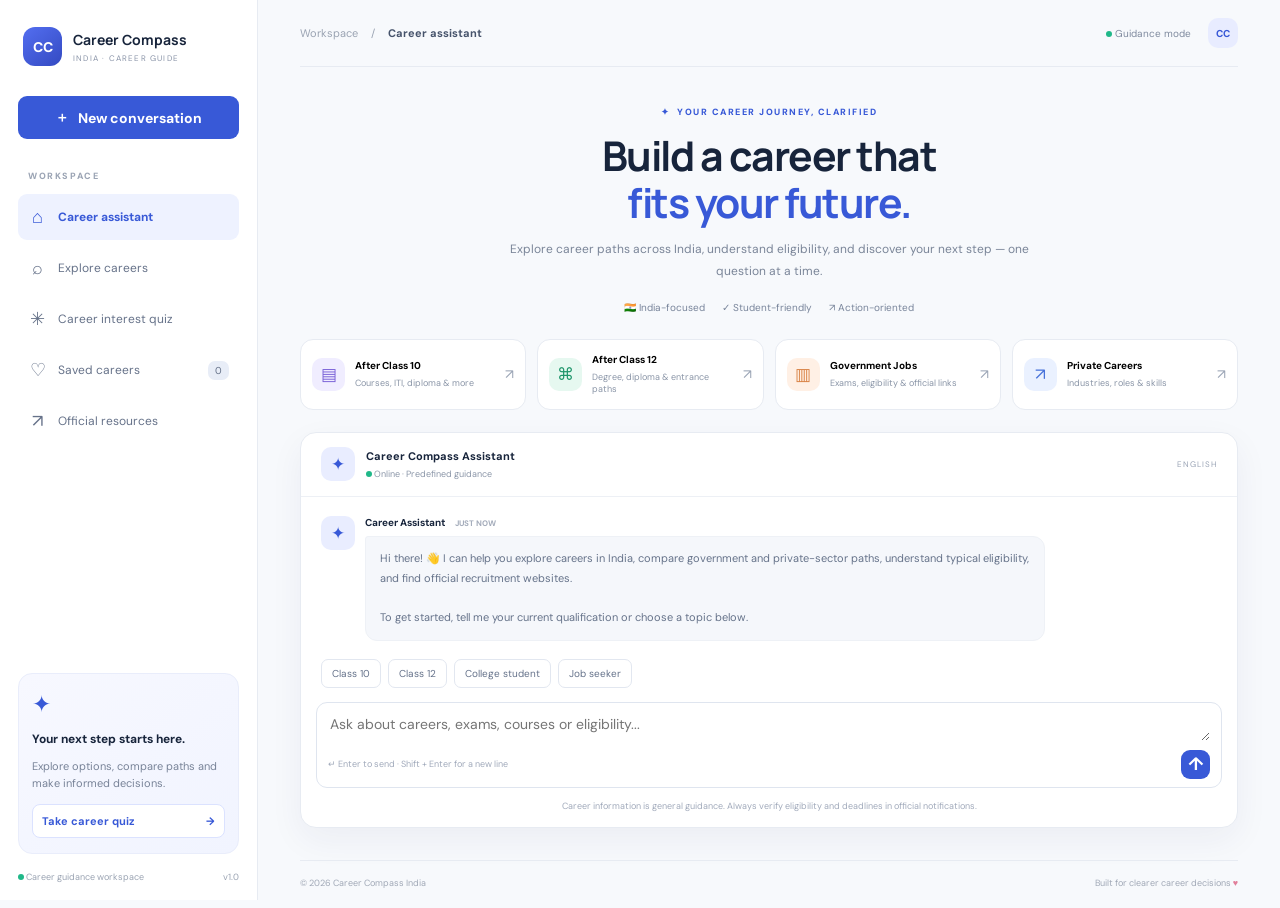
<file: index.html>
<!DOCTYPE html>
<html lang="en">
<head>
  <meta charset="UTF-8">
  <meta name="viewport" content="width=device-width, initial-scale=1.0">
  <meta name="description" content="Explore career paths, Indian government exams, private-sector roles, eligibility guidance and job-preparation resources.">
  <title>Career Compass India | Career Guidance</title>
  <link rel="preconnect" href="https://fonts.googleapis.com">
  <link rel="preconnect" href="https://fonts.gstatic.com" crossorigin>
  <link href="https://fonts.googleapis.com/css2?family=DM+Sans:wght@400;500;600;700&family=Manrope:wght@400;500;600;700;800&display=swap" rel="stylesheet">
  <link rel="stylesheet" href="shop.css">
</head>
<body>
  <div class="app-shell">
    <aside class="sidebar" id="sidebar">
      <a class="brand" href="#" aria-label="Career Compass India home">
        <span class="brand-mark">CC</span>
        <span class="brand-copy"><strong>Career Compass</strong><small>INDIA · CAREER GUIDE</small></span>
      </a>

      <button class="new-chat-button" id="newChatBtn"><span>＋</span> New conversation</button>

      <p class="nav-label">WORKSPACE</p>
      <nav class="main-nav" aria-label="Main navigation">
        <button class="nav-item active" data-view="chat"><span class="nav-icon">⌂</span> Career assistant</button>
        <button class="nav-item" data-view="explore"><span class="nav-icon">⌕</span> Explore careers</button>
        <button class="nav-item" data-view="quiz"><span class="nav-icon">✳</span> Career interest quiz</button>
        <button class="nav-item" data-view="saved"><span class="nav-icon">♡</span> Saved careers <span class="saved-count" id="savedCount">0</span></button>
        <button class="nav-item" data-view="resources"><span class="nav-icon">↗</span> Official resources</button>
      </nav>

      <div class="sidebar-bottom">
        <div class="help-card">
          <span class="help-icon">✦</span>
          <strong>Your next step starts here.</strong>
          <p>Explore options, compare paths and make informed decisions.</p>
          <button id="sidebarQuizBtn">Take career quiz <span>→</span></button>
        </div>
        <div class="sidebar-footer"><span class="status-dot"></span> Career guidance workspace <span class="version">v1.0</span></div>
      </div>
    </aside>

    <main class="main-panel">
      <header class="topbar">
        <button class="mobile-menu" id="mobileMenuBtn" aria-label="Open navigation">☰</button>
        <div class="breadcrumb">Workspace <span>/</span> <strong id="breadcrumbCurrent">Career assistant</strong></div>
        <div class="topbar-right">
          <span class="top-status"><span class="status-dot"></span> Guidance mode</span>
          <div class="avatar">CC</div>
        </div>
      </header>

      <section class="view active-view" id="chatView">
        <div class="welcome-block">
          <div class="eyebrow"><span class="sparkle">✦</span> YOUR CAREER JOURNEY, CLARIFIED</div>
          <h1>Build a career that<br><span>fits your future.</span></h1>
          <p class="welcome-subtitle">Explore career paths across India, understand eligibility, and discover your next step — one question at a time.</p>
          <div class="welcome-tags">
            <span>🇮🇳 India-focused</span><span>✓ Student-friendly</span><span>↗ Action-oriented</span>
          </div>
        </div>

        <div class="quick-grid" aria-label="Quick actions">
          <button class="quick-card" data-prompt="I have completed class 10. What career options can I explore?">
            <span class="quick-icon lavender">▤</span><span><strong>After Class 10</strong><small>Courses, ITI, diploma & more</small></span><span class="quick-arrow">↗</span>
          </button>
          <button class="quick-card" data-prompt="I have completed class 12. Help me choose a career path.">
            <span class="quick-icon mint">⌘</span><span><strong>After Class 12</strong><small>Degree, diploma & entrance paths</small></span><span class="quick-arrow">↗</span>
          </button>
          <button class="quick-card" data-prompt="Show me Indian government job options and official exam websites.">
            <span class="quick-icon peach">▥</span><span><strong>Government Jobs</strong><small>Exams, eligibility & official links</small></span><span class="quick-arrow">↗</span>
          </button>
          <button class="quick-card" data-prompt="What private-sector career options are available in India?">
            <span class="quick-icon blue">↗</span><span><strong>Private Careers</strong><small>Industries, roles & skills</small></span><span class="quick-arrow">↗</span>
          </button>
        </div>

        <section class="chat-card">
          <div class="chat-heading">
            <div class="assistant-avatar">✦</div>
            <div><strong>Career Compass Assistant</strong><small><span class="status-dot"></span> Online · Predefined guidance</small></div>
            <span class="chat-heading-note">ENGLISH</span>
          </div>

          <div class="chat-messages" id="chatMessages" aria-live="polite">
            <div class="message assistant-message">
              <div class="message-avatar">✦</div>
              <div class="message-content">
                <div class="message-name">Career Assistant <span>JUST NOW</span></div>
                <div class="bubble">Hi there! 👋 I can help you explore careers in India, compare government and private-sector paths, understand typical eligibility, and find official recruitment websites.<br><br>To get started, tell me your current qualification or choose a topic below.</div>
              </div>
            </div>
          </div>

          <div class="suggestion-row" id="suggestionRow">
            <button data-prompt="I am in class 10">Class 10</button>
            <button data-prompt="I have passed class 12">Class 12</button>
            <button data-prompt="I am a college student">College student</button>
            <button data-prompt="I am looking for a job">Job seeker</button>
          </div>

          <form class="chat-input-area" id="chatForm">
            <label class="sr-only" for="chatInput">Ask a career question</label>
            <textarea id="chatInput" rows="1" placeholder="Ask about careers, exams, courses or eligibility..." maxlength="700"></textarea>
            <div class="input-bottom">
              <span><span class="input-hint-icon">↵</span> Enter to send · Shift + Enter for a new line</span>
              <button class="send-button" type="submit" aria-label="Send message">↑</button>
            </div>
          </form>
          <p class="disclaimer">Career information is general guidance. Always verify eligibility and deadlines in official notifications.</p>
        </section>
      </section>

      <section class="view" id="exploreView">
        <div class="page-heading">
          <div class="eyebrow">CAREER DIRECTORY</div>
          <h1>Explore career paths</h1>
          <p>Browse a starter directory of career paths across government and private sectors in India.</p>
        </div>
        <div class="search-tools">
          <div class="search-box"><span>⌕</span><input id="careerSearch" type="search" placeholder="Search careers, exams, skills or sectors..."></div>
          <select id="sectorFilter" aria-label="Filter by sector">
            <option value="all">All sectors</option>
            <option value="government">Government</option>
            <option value="private">Private sector</option>
            <option value="education">Education & training</option>
            <option value="healthcare">Healthcare</option>
            <option value="business">Business & finance</option>
            <option value="technology">Technology</option>
            <option value="defence">Defence & uniformed services</option>
            <option value="skilled">Skilled trades</option>
          </select>
        </div>
        <div class="results-line"><span id="resultsCount">Career options</span><span>Starter directory · Not a live vacancy list</span></div>
        <div class="career-grid" id="careerGrid"></div>
        <div class="empty-state hidden" id="careerEmpty"><span>⌕</span><h3>No matching careers</h3><p>Try another keyword or choose a different sector.</p></div>
      </section>

      <section class="view" id="quizView">
        <div class="page-heading">
          <div class="eyebrow">SELF-DISCOVERY</div>
          <h1>Find your direction</h1>
          <p>Answer a few quick questions to see career areas that may fit your interests. This is a reflection tool, not a formal assessment.</p>
        </div>
        <div class="quiz-layout">
          <div class="quiz-card" id="quizCard">
            <div class="quiz-progress"><span id="quizStepLabel">QUESTION 1 OF 4</span><span id="quizPercent">25%</span></div>
            <div class="progress-track"><span id="quizProgress"></span></div>
            <div id="quizContent"></div>
            <div class="quiz-actions"><button class="button-secondary" id="quizBack" disabled>← Back</button><button class="button-primary" id="quizNext">Continue →</button></div>
          </div>
          <aside class="quiz-aside">
            <div class="aside-icon">✳</div><h3>There is no single right answer.</h3>
            <p>Your interests, circumstances, learning preferences and goals all matter. Use your results as a starting point for further research.</p>
            <div class="aside-stat"><strong>4</strong><span>short questions</span></div>
            <div class="aside-stat"><strong>~2 min</strong><span>to complete</span></div>
          </aside>
        </div>
      </section>

      <section class="view" id="savedView">
        <div class="page-heading"><div class="eyebrow">YOUR SHORTLIST</div><h1>Saved careers</h1><p>Keep interesting options together while you compare requirements and next steps.</p></div>
        <div class="career-grid" id="savedGrid"></div>
        <div class="empty-state" id="savedEmpty"><span>♡</span><h3>Your shortlist starts here</h3><p>Save careers from Explore Careers to compare them later.</p><button class="button-primary" data-go="explore">Explore careers →</button></div>
      </section>

      <section class="view" id="resourcesView">
        <div class="page-heading"><div class="eyebrow">TRUSTED STARTING POINTS</div><h1>Official resources</h1><p>Use official portals to verify current notices, eligibility, application dates and recruitment updates.</p></div>
        <div class="notice-banner"><span>ⓘ</span><p><strong>Always verify before applying.</strong> This page links to official or primary public resources. It does not fetch live vacancies or guarantee that a recruitment drive is open.</p></div>
        <div class="resource-grid" id="resourceGrid"></div>
        <div class="resource-note"><strong>Recruitment safety tip</strong><p>Check the exact notification on the recruiting organisation's official website. Be cautious of agents, unofficial payment requests and messages promising guaranteed selection.</p></div>
      </section>

      <footer class="main-footer"><span>© 2026 Career Compass India</span><span>Built for clearer career decisions <span class="footer-heart">♥</span></span></footer>
    </main>
  </div>
  <div class="toast" id="toast" role="status"></div>
  <script src="shop.js"></script>
</body>
</html>
</file>
<file: shop.css>
:root {
  --ink: #17243b;
  --muted: #788398;
  --line: #e7ebf2;
  --paper: #f7f9fc;
  --white: #fff;
  --blue: #3859d7;
  --blue-dark: #2946ba;
  --pale-blue: #eef2ff;
  --green: #159b78;
  --shadow: 0 12px 34px rgba(28,45,85,.055);
}

* { box-sizing: border-box; }

body {
  margin: 0;
  background: var(--paper);
  color: var(--ink);
  font-family: "DM Sans", Arial, sans-serif;
  font-size: 14px;
}

button, input, textarea, select { font: inherit; }
button { cursor: pointer; }
button:focus-visible, input:focus-visible, textarea:focus-visible,
select:focus-visible, a:focus-visible {
  outline: 3px solid #aebcff;
  outline-offset: 2px;
}

.app-shell { min-height: 100vh; }

.sidebar {
  position: fixed;
  inset: 0 auto 0 0;
  width: 258px;
  background: white;
  border-right: 1px solid var(--line);
  padding: 27px 18px 17px;
  display: flex;
  flex-direction: column;
  z-index: 10;
}

.brand {
  display: flex;
  align-items: center;
  gap: 11px;
  text-decoration: none;
  color: inherit;
  padding: 0 5px 30px;
}

.brand-mark {
  width: 39px;
  height: 39px;
  display: grid;
  place-items: center;
  background: linear-gradient(140deg,#536ef0,#344ac2);
  border-radius: 12px;
  color: white;
  font-weight: 800;
}

.brand-copy { display: flex; flex-direction: column; gap: 4px; }
.brand-copy strong { font-family: Manrope, Arial, sans-serif; font-size: 14px; }
.brand-copy small { font-size: 8px; letter-spacing: 1.2px; color: #8a94a8; }

.new-chat-button, .button-primary, .send-button {
  border: 0;
  border-radius: 9px;
  background: var(--blue);
  color: white;
  font-weight: 700;
}

.new-chat-button {
  min-height: 43px;
  display: flex;
  justify-content: center;
  align-items: center;
  gap: 9px;
}

.new-chat-button:hover, .button-primary:hover, .send-button:hover {
  background: var(--blue-dark);
}

.nav-label {
  margin: 31px 10px 12px;
  color: #9ba4b4;
  font-size: 9px;
  font-weight: 800;
  letter-spacing: 1.6px;
}

.main-nav { display: grid; gap: 5px; }

.nav-item {
  width: 100%;
  padding: 11px 10px;
  border: 0;
  border-radius: 9px;
  background: transparent;
  color: #667289;
  text-align: left;
  display: flex;
  align-items: center;
  gap: 11px;
  font-size: 12px;
}

.nav-item:hover { background: #f6f7fb; }
.nav-item.active { background: var(--pale-blue); color: var(--blue); font-weight: 700; }
.nav-icon { width: 19px; font-size: 18px; text-align: center; }

.saved-count {
  margin-left: auto;
  padding: 3px 7px;
  border-radius: 7px;
  background: #e8edf7;
  font-size: 10px;
}

.sidebar-bottom { margin-top: auto; }

.help-card {
  padding: 15px 13px;
  border: 1px solid #e9edfb;
  border-radius: 14px;
  background: linear-gradient(145deg,#f7f8ff,#f1f4ff);
}

.help-icon {
  display: block;
  margin-bottom: 10px;
  color: var(--blue);
  font-size: 23px;
}

.help-card strong { font-size: 12px; }
.help-card p { color: var(--muted); font-size: 11px; line-height: 1.6; }

.help-card button {
  width: 100%;
  padding: 9px;
  border: 1px solid #dbe2ff;
  border-radius: 8px;
  background: white;
  color: var(--blue);
  text-align: left;
  font-weight: 700;
  font-size: 11px;
}

.help-card button span { float: right; }
.sidebar-footer { padding-top: 17px; color: #9aa3b2; font-size: 9px; }
.status-dot { display: inline-block; width: 6px; height: 6px; border-radius: 50%; background: #20b889; }
.version { float: right; }

.main-panel {
  min-height: 100vh;
  margin-left: 258px;
  padding: 0 42px;
  display: flex;
  flex-direction: column;
}

.topbar {
  height: 67px;
  display: flex;
  align-items: center;
  justify-content: space-between;
  border-bottom: 1px solid var(--line);
}

.breadcrumb { color: #9aa3b2; font-size: 11px; }
.breadcrumb span { margin: 0 10px; }
.breadcrumb strong { color: #46536b; }

.topbar-right { display: flex; align-items: center; gap: 17px; }
.top-status { color: #7f8a9e; font-size: 10px; }
.avatar {
  width: 30px;
  height: 30px;
  display: grid;
  place-items: center;
  border-radius: 10px;
  background: #e8ecff;
  color: var(--blue);
  font-weight: 800;
  font-size: 10px;
}

.mobile-menu { display: none; }
.view { display: none; width: 100%; max-width: 1080px; margin: 0 auto; flex: 1; }
.view.active-view { display: block; }

.welcome-block { padding: 39px 0 25px; text-align: center; }
.eyebrow {
  display: flex;
  align-items: center;
  gap: 7px;
  color: var(--blue);
  font-size: 9px;
  font-weight: 800;
  letter-spacing: 1.5px;
}
.welcome-block .eyebrow { justify-content: center; }

.welcome-block h1, .page-heading h1 {
  margin: 14px 0 12px;
  font-family: Manrope, Arial, sans-serif;
  font-size: clamp(30px,3.2vw,42px);
  line-height: 1.15;
  letter-spacing: -1.5px;
}

.welcome-block h1 span { color: var(--blue); }
.welcome-subtitle {
  max-width: 570px;
  margin: auto;
  color: #7a8598;
  font-size: 12px;
  line-height: 1.85;
}

.welcome-tags {
  display: flex;
  justify-content: center;
  gap: 17px;
  flex-wrap: wrap;
  margin-top: 18px;
  color: #78849a;
  font-size: 10px;
}

.quick-grid {
  display: grid;
  grid-template-columns: repeat(4,minmax(0,1fr));
  gap: 11px;
  margin-bottom: 22px;
}

.quick-card {
  min-width: 0;
  padding: 13px 11px;
  display: flex;
  align-items: center;
  gap: 10px;
  text-align: left;
  background: white;
  border: 1px solid var(--line);
  border-radius: 13px;
  transition: .2s;
}

.quick-card:hover { transform: translateY(-2px); border-color: #cdd6ff; }
.quick-card > span:nth-child(2) { display: grid; gap: 5px; min-width: 0; }
.quick-card strong { font-size: 10px; white-space: nowrap; }
.quick-card small { color: #8a95a7; font-size: 9px; line-height: 1.4; }
.quick-arrow { margin-left: auto; color: #9aa4b5; }

.quick-icon {
  width: 33px;
  height: 33px;
  flex-shrink: 0;
  display: grid;
  place-items: center;
  border-radius: 10px;
  font-size: 17px;
}

.lavender { background: #f0edff; color: #7860d7; }
.mint { background: #e6f8f0; color: #20966c; }
.peach { background: #fff0e5; color: #d98245; }
.blue { background: #eaf1ff; color: #4772da; }

.chat-card {
  overflow: hidden;
  background: white;
  border: 1px solid var(--line);
  border-radius: 16px;
  box-shadow: var(--shadow);
}

.chat-heading {
  min-height: 64px;
  padding: 12px 20px;
  display: flex;
  align-items: center;
  gap: 11px;
  border-bottom: 1px solid #edf0f5;
}

.assistant-avatar, .message-avatar {
  width: 34px;
  height: 34px;
  flex-shrink: 0;
  display: grid;
  place-items: center;
  border-radius: 10px;
  background: #e9edff;
  color: var(--blue);
  font-size: 17px;
}

.chat-heading > div:nth-child(2) { display: grid; gap: 5px; }
.chat-heading strong { font-size: 11px; }
.chat-heading small { color: #8b96a8; font-size: 9px; }
.chat-heading-note { margin-left: auto; color: #9aa4b5; font-size: 8px; letter-spacing: 1px; }

.chat-messages {
  min-height: 130px;
  max-height: 355px;
  overflow-y: auto;
  padding: 19px 20px 8px;
  display: grid;
  align-content: start;
  gap: 18px;
}

.message { display: flex; align-items: flex-start; gap: 10px; }
.message.user-message { justify-content: flex-end; }
.message.user-message .message-avatar { display: none; }
.message-content { max-width: min(87%,680px); min-width: 0; }
.message-name { margin-bottom: 7px; font-size: 10px; font-weight: 700; }
.message-name span { margin-left: 8px; color: #a3abba; font-size: 8px; }

.bubble {
  padding: 12px 14px;
  border: 1px solid #eef1f6;
  border-radius: 3px 12px 12px 12px;
  background: #f5f7fb;
  color: #66738a;
  font-size: 11px;
  line-height: 1.8;
  overflow-wrap: anywhere;
}

.user-message .message-content { display: flex; flex-direction: column; align-items: flex-end; }
.user-message .message-name { display: none; }
.user-message .bubble { border-color: var(--blue); border-radius: 12px 3px 12px 12px; background: var(--blue); color: white; }
.bubble ul, .bubble ol { padding-left: 19px; }
.bubble li { margin: 5px 0; }
.bubble a { color: var(--blue); font-weight: 700; }

.suggestion-row { display: flex; gap: 7px; flex-wrap: wrap; padding: 10px 20px 14px; }
.suggestion-row button {
  padding: 7px 10px;
  border: 1px solid #e2e7f0;
  border-radius: 7px;
  background: white;
  color: #65728a;
  font-size: 10px;
}
.suggestion-row button:hover { background: #f0f3ff; color: var(--blue); }

.chat-input-area {
  margin: 0 15px 12px;
  padding: 10px 11px 8px;
  border: 1px solid #dfe5ef;
  border-radius: 11px;
}
.chat-input-area:focus-within { border-color: #aebcff; box-shadow: 0 0 0 3px #eef1ff; }
.chat-input-area textarea { width: 100%; min-height: 28px; max-height: 100px; resize: vertical; border: 0; outline: 0; }
.input-bottom { display: flex; align-items: center; justify-content: space-between; margin-top: 5px; }
.input-bottom > span { color: #a1aabb; font-size: 9px; }
.send-button { width: 29px; height: 29px; font-size: 18px; }
.disclaimer { margin: 0 12px 15px; text-align: center; color: #a1aabb; font-size: 9px; }

.page-heading { padding: 39px 0 23px; }
.page-heading h1 { margin: 10px 0; font-size: 32px; }
.page-heading > p { max-width: 670px; margin: 0; color: #7a8598; font-size: 12px; line-height: 1.8; }

.search-tools { display: flex; gap: 10px; margin: 5px 0 18px; }
.search-box {
  min-width: 0;
  height: 43px;
  padding: 0 13px;
  display: flex;
  align-items: center;
  gap: 10px;
  flex: 1;
  border: 1px solid var(--line);
  border-radius: 10px;
  background: white;
}
.search-box input { width: 100%; border: 0; outline: 0; }
.search-tools select { width: 220px; padding: 0 12px; border: 1px solid var(--line); border-radius: 10px; background: white; }
.results-line { display: flex; justify-content: space-between; gap: 10px; margin-bottom: 12px; color: #939daf; font-size: 10px; }
.results-line span:first-child { color: #536078; font-weight: 700; }

.career-grid { display: grid; grid-template-columns: repeat(3,minmax(0,1fr)); gap: 14px; }
.career-card {
  min-width: 0;
  padding: 17px;
  border: 1px solid var(--line);
  border-radius: 14px;
  background: white;
  box-shadow: 0 4px 14px rgba(28,45,85,.025);
}
.career-card:hover { border-color: #cdd6ff; box-shadow: var(--shadow); }
.career-card-top { display: flex; align-items: center; justify-content: space-between; gap: 10px; }
.career-icon { width: 38px; height: 38px; display: grid; place-items: center; border-radius: 11px; background: #eef2ff; color: var(--blue); font-size: 19px; }
.career-sector { color: #7b879b; font-size: 9px; text-transform: uppercase; letter-spacing: .7px; }
.career-card h3 { margin: 14px 0 8px; font-size: 14px; }
.career-card p { color: #748096; font-size: 11px; line-height: 1.7; }
.career-tags { display: flex; flex-wrap: wrap; gap: 5px; margin: 12px 0; }
.career-tags span { padding: 5px 7px; border-radius: 6px; background: #f3f5fa; color: #66738a; font-size: 9px; }
.career-actions { display: flex; gap: 7px; margin-top: 14px; }
.career-actions button { flex: 1; padding: 8px 6px; border: 1px solid #dfe5ef; border-radius: 7px; background: white; color: #536078; font-size: 10px; font-weight: 700; }
.career-actions button:first-child { border-color: #dbe2ff; color: var(--blue); }
.career-actions button:hover { background: #f0f3ff; }

.empty-state { padding: 35px 15px; text-align: center; color: #788398; }
.empty-state > span { font-size: 30px; color: var(--blue); }
.empty-state h3 { color: var(--ink); }
.empty-state p { font-size: 12px; line-height: 1.7; }
.hidden { display: none !important; }

.quiz-layout { display: grid; grid-template-columns: minmax(0,1.6fr) minmax(220px,1fr); gap: 18px; }
.quiz-card, .quiz-aside { padding: 23px; border: 1px solid var(--line); border-radius: 15px; background: white; }
.quiz-progress { display: flex; justify-content: space-between; color: #788398; font-size: 10px; font-weight: 700; }
.progress-track { height: 5px; margin: 12px 0 25px; border-radius: 9px; background: #edf0f6; overflow: hidden; }
.progress-track span { display: block; height: 100%; width: 25%; background: var(--blue); transition: width .2s; }
.quiz-question { font-size: 19px; line-height: 1.5; }
.quiz-hint { color: #788398; font-size: 11px; line-height: 1.7; }
.quiz-options { display: grid; gap: 9px; margin: 20px 0; }
.quiz-option { padding: 12px; border: 1px solid var(--line); border-radius: 9px; cursor: pointer; font-size: 12px; }
.quiz-option.selected { border-color: var(--blue); background: #f2f4ff; }
.quiz-option input { margin-right: 8px; accent-color: var(--blue); }
.quiz-actions { display: flex; justify-content: space-between; gap: 10px; margin-top: 20px; }
.button-primary, .button-secondary { padding: 10px 14px; border-radius: 8px; font-size: 11px; }
.button-secondary { border: 1px solid var(--line); background: white; color: #66738a; }
.button-secondary:disabled { opacity: .45; cursor: not-allowed; }
.quiz-aside h3 { font-size: 15px; }
.quiz-aside p { color: #788398; font-size: 11px; line-height: 1.8; }
.aside-icon { color: var(--blue); font-size: 28px; }
.aside-stat { display: flex; justify-content: space-between; margin-top: 18px; padding-top: 12px; border-top: 1px solid var(--line); font-size: 11px; }
.aside-stat span { color: #788398; }

.notice-banner { display: flex; gap: 12px; padding: 15px; border: 1px solid #dce5ff; border-radius: 12px; background: #f2f5ff; color: #65728a; }
.notice-banner > span { color: var(--blue); font-size: 20px; }
.notice-banner p, .resource-note p { margin: 0; font-size: 11px; line-height: 1.8; }
.resource-grid { display: grid; grid-template-columns: repeat(3,minmax(0,1fr)); gap: 12px; margin: 18px 0; }
.resource-card { padding: 17px; border: 1px solid var(--line); border-radius: 12px; background: white; }
.resource-card h3 { margin: 0 0 8px; font-size: 13px; }
.resource-card p { color: #788398; font-size: 11px; line-height: 1.7; }
.resource-card a { color: var(--blue); font-size: 11px; font-weight: 700; text-decoration: none; overflow-wrap: anywhere; }
.resource-card a:hover { text-decoration: underline; }
.resource-note { margin: 20px 0; padding: 17px; border: 1px solid var(--line); border-radius: 12px; background: white; }
.resource-note strong { display: block; margin-bottom: 7px; }

.main-footer { margin-top: 32px; padding: 16px 0 19px; border-top: 1px solid var(--line); display: flex; justify-content: space-between; gap: 12px; color: #a0a8b6; font-size: 9px; }
.footer-heart { color: #e17f9b; }
.toast { position: fixed; right: 22px; bottom: 22px; z-index: 20; max-width: 300px; padding: 12px 16px; border-radius: 9px; background: #17243b; color: white; box-shadow: var(--shadow); opacity: 0; pointer-events: none; transition: opacity .2s; }
.toast.show { opacity: 1; }
.sr-only { position: absolute; width: 1px; height: 1px; padding: 0; margin: -1px; overflow: hidden; clip: rect(0,0,0,0); white-space: nowrap; border: 0; }

@media (max-width: 1100px) {
  .main-panel { padding: 0 25px; }
  .quick-grid { grid-template-columns: repeat(2,minmax(0,1fr)); }
  .career-grid, .resource-grid { grid-template-columns: repeat(2,minmax(0,1fr)); }
}

@media (max-width: 760px) {
  .sidebar { transform: translateX(-100%); transition: transform .2s; box-shadow: var(--shadow); }
  .sidebar.sidebar-open { transform: translateX(0); }
  .main-panel { margin-left: 0; padding: 0 15px; }
  .mobile-menu { display: block; }
  .topbar { gap: 10px; }
  .top-status { display: none; }
  .breadcrumb { font-size: 10px; }
  .welcome-block { padding-top: 28px; }
  .welcome-block h1 { font-size: 32px; }
  .quick-grid { gap: 8px; }
  .quick-card { padding: 10px 8px; }
  .career-grid, .resource-grid { grid-template-columns: 1fr; }
  .quiz-layout { grid-template-columns: 1fr; }
  .search-tools { flex-direction: column; }
  .search-tools select { width: 100%; height: 42px; }
  .results-line { flex-direction: column; }
  .page-heading { padding-top: 27px; }
  .page-heading h1 { font-size: 27px; }
  .main-footer { flex-direction: column; }
}

@media (max-width: 420px) {
  .quick-grid { grid-template-columns: 1fr; }
  .welcome-tags { gap: 8px; }
  .chat-messages { padding: 15px 12px; }
  .suggestion-row { padding: 10px 12px; }
  .chat-heading { padding: 10px 12px; }
  .chat-heading-note { display: none; }
}
</file>
